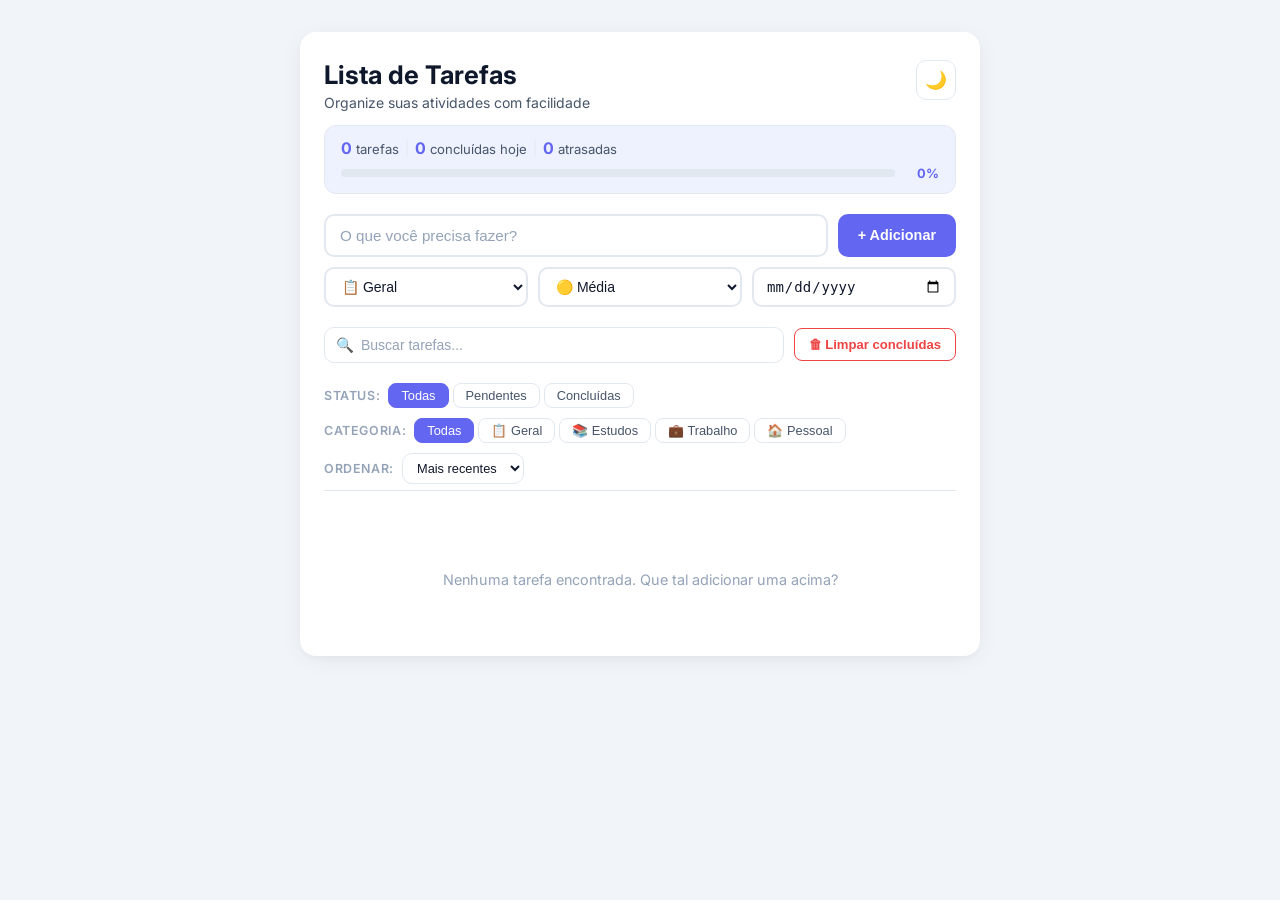
<file: index.html>
<!DOCTYPE html>
<html lang="pt-BR" data-theme="light">
<head>
  <meta charset="UTF-8">
  <meta name="viewport" content="width=device-width, initial-scale=1.0">
  <title>Lista de Tarefas</title>
  <link rel="stylesheet" href="style.css">
  <link rel="preconnect" href="https://fonts.googleapis.com">
  <link rel="preconnect" href="https://fonts.gstatic.com" crossorigin>
  <link href="https://fonts.googleapis.com/css2?family=Inter:wght@400;500;600;700&display=swap" rel="stylesheet">
</head>
<body>

  <main class="app-container">

    <!-- ===== CABEÇALHO ===== -->
    <header class="app-header">
      <div class="header-top">
        <div class="header-title">
          <h1>Lista de Tarefas</h1>
          <p class="subtitle">Organize suas atividades com facilidade</p>
        </div>
        <!-- Botão de alternar tema claro/escuro -->
        <button id="theme-toggle" class="icon-btn" title="Alternar tema" aria-label="Alternar tema claro/escuro">
          <span class="theme-icon">🌙</span>
        </button>
      </div>

      <!-- ===== RESUMO DE PRODUTIVIDADE ===== -->
      <div class="productivity-bar">
        <div class="productivity-stats">
          <span class="stat-item">
            <strong id="stat-total">0</strong> tarefas
          </span>
          <span class="stat-divider">|</span>
          <span class="stat-item">
            <strong id="stat-done-today">0</strong> concluídas hoje
          </span>
          <span class="stat-divider">|</span>
          <span class="stat-item">
            <strong id="stat-overdue">0</strong> atrasadas
          </span>
        </div>
        <div class="progress-wrapper">
          <div class="progress-bar-track">
            <div id="progress-bar-fill" class="progress-bar-fill" style="width: 0%"></div>
          </div>
          <span id="stat-percent" class="stat-percent">0%</span>
        </div>
      </div>
    </header>

    <!-- ===== FORMULÁRIO DE NOVA TAREFA ===== -->
    <section class="task-form-section">
      <form id="task-form" class="task-form">
        <div class="form-row">
          <input
            type="text"
            id="task-input"
            class="task-input-main"
            placeholder="O que você precisa fazer?"
            autocomplete="off"
            required
          />
          <button type="submit" class="btn btn-primary" id="add-btn">+ Adicionar</button>
        </div>
        <div class="form-row form-row-extra">
          <!-- Categoria -->
          <select id="task-category" class="form-select" aria-label="Categoria">
            <option value="geral">📋 Geral</option>
            <option value="estudos">📚 Estudos</option>
            <option value="trabalho">💼 Trabalho</option>
            <option value="pessoal">🏠 Pessoal</option>
          </select>
          <!-- Prioridade -->
          <select id="task-priority" class="form-select" aria-label="Prioridade">
            <option value="media">🟡 Média</option>
            <option value="alta">🔴 Alta</option>
            <option value="baixa">🟢 Baixa</option>
          </select>
          <!-- Data de vencimento -->
          <input
            type="date"
            id="task-due-date"
            class="form-select"
            aria-label="Data de vencimento"
          />
        </div>
      </form>
    </section>

    <!-- ===== BARRA DE BUSCA E CONTROLES ===== -->
    <section class="controls-section">
      <div class="search-wrapper">
        <span class="search-icon">🔍</span>
        <input
          type="search"
          id="search-input"
          class="search-input"
          placeholder="Buscar tarefas..."
          aria-label="Buscar tarefas pelo nome"
        />
      </div>
      <button id="clear-completed-btn" class="btn btn-danger-outline" title="Remover todas as tarefas concluídas">
        🗑 Limpar concluídas
      </button>
    </section>

    <!-- ===== FILTROS E ORDENAÇÃO ===== -->
    <section class="filters-section">
      <!-- Filtro de status -->
      <div class="filter-group">
        <span class="filter-label">Status:</span>
        <div class="filter-tabs" role="group" aria-label="Filtrar por status">
          <button class="filter-btn active" data-filter="all">Todas</button>
          <button class="filter-btn" data-filter="pending">Pendentes</button>
          <button class="filter-btn" data-filter="completed">Concluídas</button>
        </div>
      </div>
      <!-- Filtro de categoria -->
      <div class="filter-group">
        <span class="filter-label">Categoria:</span>
        <div class="filter-tabs" role="group" aria-label="Filtrar por categoria">
          <button class="cat-filter-btn active" data-cat="all">Todas</button>
          <button class="cat-filter-btn" data-cat="geral">📋 Geral</button>
          <button class="cat-filter-btn" data-cat="estudos">📚 Estudos</button>
          <button class="cat-filter-btn" data-cat="trabalho">💼 Trabalho</button>
          <button class="cat-filter-btn" data-cat="pessoal">🏠 Pessoal</button>
        </div>
      </div>
      <!-- Ordenação -->
      <div class="filter-group">
        <span class="filter-label">Ordenar:</span>
        <select id="sort-select" class="form-select form-select-sm" aria-label="Ordenar tarefas">
          <option value="date_desc">Mais recentes</option>
          <option value="priority">Prioridade</option>
          <option value="due_date">Vencimento</option>
          <option value="alpha">A → Z</option>
        </select>
      </div>
    </section>

    <!-- ===== LISTA DE TAREFAS ===== -->
    <ul id="task-list" class="task-list" aria-label="Lista de tarefas"></ul>

    <!-- Estado vazio -->
    <div id="empty-state" class="empty-state">
      <p>Nenhuma tarefa encontrada. Que tal adicionar uma acima?</p>
    </div>

  </main>

  <!-- ===== MODAL DE CONFIRMAÇÃO ===== -->
  <div id="confirm-modal" class="modal-overlay" role="dialog" aria-modal="true" aria-labelledby="modal-title" hidden>
    <div class="modal-box">
      <h2 id="modal-title" class="modal-title">Confirmar exclusão</h2>
      <p id="modal-message" class="modal-message">Deseja remover todas as tarefas concluídas?</p>
      <div class="modal-actions">
        <button id="modal-cancel" class="btn btn-outline">Cancelar</button>
        <button id="modal-confirm" class="btn btn-danger">Confirmar</button>
      </div>
    </div>
  </div>

  <script src="script.js"></script>
</body>
</html>
</file>
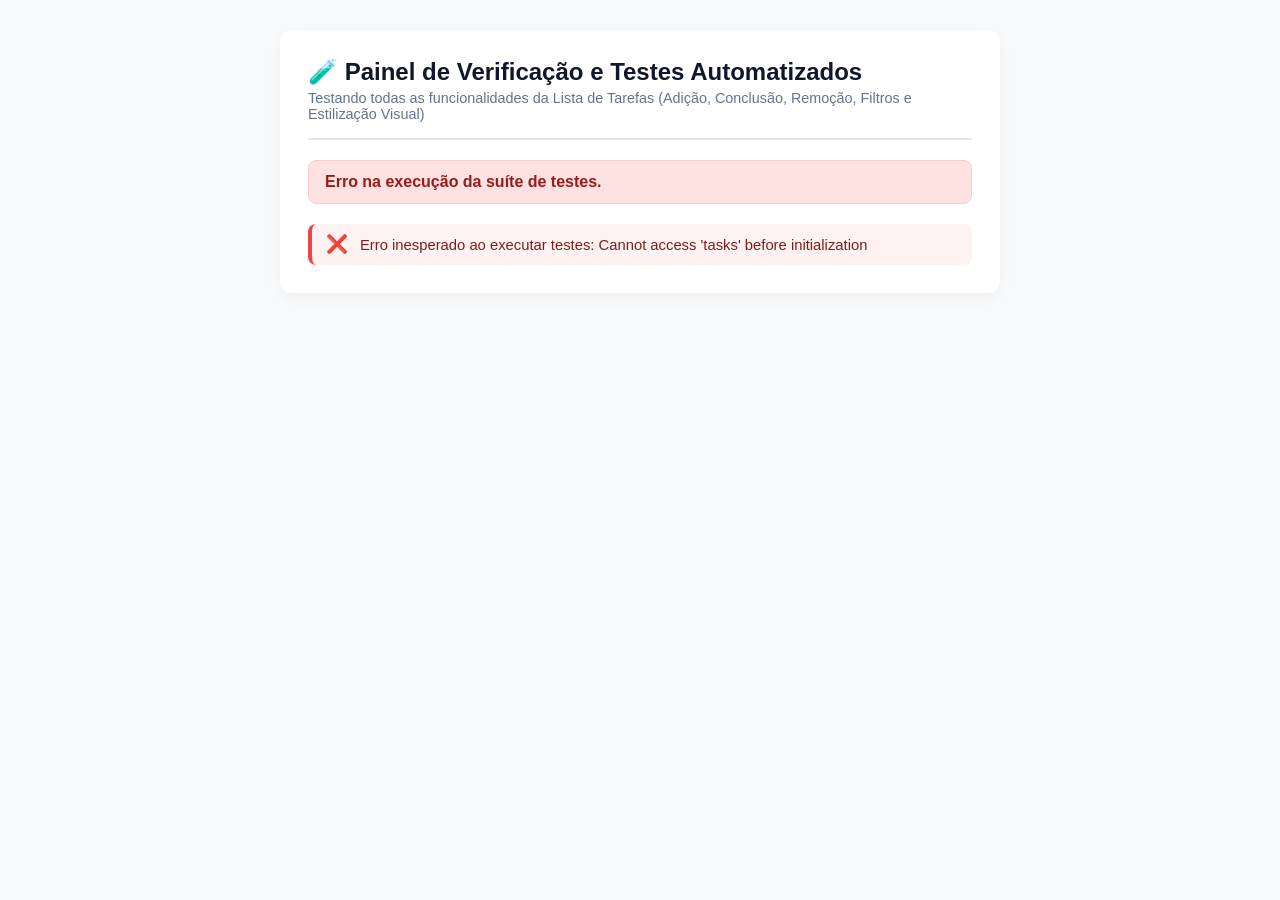
<file: testes.html>
<!DOCTYPE html>
<html lang="pt-BR">
<head>
  <meta charset="UTF-8">
  <title>Suite de Testes - Lista de Tarefas</title>
  <link rel="stylesheet" href="style.css">
  <style>
    body {
      background-color: #f8fafc;
      padding: 30px 20px;
      font-family: 'Inter', -apple-system, sans-serif;
    }
    .test-dashboard {
      max-width: 720px;
      margin: 0 auto;
      background: #ffffff;
      padding: 28px;
      border-radius: 12px;
      box-shadow: 0 4px 15px rgba(0, 0, 0, 0.05);
    }
    .test-header {
      border-bottom: 2px solid #e2e8f0;
      padding-bottom: 16px;
      margin-bottom: 20px;
    }
    .test-header h1 {
      font-size: 1.5rem;
      color: #0f172a;
    }
    .test-status-banner {
      padding: 12px 16px;
      border-radius: 8px;
      margin-bottom: 20px;
      font-weight: 600;
      font-size: 1rem;
    }
    .banner-success {
      background-color: #dcfce7;
      color: #166534;
      border: 1px solid #bbf7d0;
    }
    .banner-fail {
      background-color: #fee2e2;
      color: #991b1b;
      border: 1px solid #fecaca;
    }
    .test-list-results {
      list-style: none;
      display: flex;
      flex-direction: column;
      gap: 10px;
    }
    .test-item-card {
      display: flex;
      align-items: center;
      gap: 12px;
      padding: 10px 14px;
      border-radius: 8px;
      font-size: 0.925rem;
    }
    .test-item-card.pass {
      background-color: #f0fdf4;
      border-left: 4px solid #10b981;
      color: #14532d;
    }
    .test-item-card.fail {
      background-color: #fef2f2;
      border-left: 4px solid #ef4444;
      color: #7f1d1d;
    }
    .test-icon {
      font-size: 1.1rem;
    }
    .hidden-preview {
      display: none;
    }
  </style>
</head>
<body>

  <div class="test-dashboard">
    <div class="test-header">
      <h1>🧪 Painel de Verificação e Testes Automatizados</h1>
      <p style="color: #64748b; font-size: 0.9rem; margin-top: 4px;">
        Testando todas as funcionalidades da Lista de Tarefas (Adição, Conclusão, Remoção, Filtros e Estilização Visual)
      </p>
    </div>

    <div id="status-banner" class="test-status-banner">Executando verificações...</div>

    <ul id="test-results" class="test-list-results"></ul>
  </div>

  <!-- Contêiner oculto para executar a aplicação nos testes -->
  <div class="hidden-preview">
    <form id="task-form">
      <input type="text" id="task-input" />
      <button type="submit" id="add-btn"></button>
    </form>
    <span id="task-counter"></span>
    <button class="filter-btn active" data-filter="all"></button>
    <button class="filter-btn" data-filter="pending"></button>
    <button class="filter-btn" data-filter="completed"></button>
    <ul id="task-list"></ul>
    <div id="empty-state"></div>
  </div>

  <!-- Importa o código da aplicação -->
  <script src="script.js"></script>

  <!-- Script que executa os testes -->
  <script>
    const testResultsEl = document.getElementById("test-results");
    const bannerEl = document.getElementById("status-banner");
    const results = [];

    function recordTest(pass, description) {
      results.push({ pass, description });
      const li = document.createElement("li");
      li.className = `test-item-card ${pass ? "pass" : "fail"}`;
      li.innerHTML = `
        <span class="test-icon">${pass ? "✅" : "❌"}</span>
        <span>${description}</span>
      `;
      testResultsEl.appendChild(li);
    }

    try {
      // 1. Limpa dados de teste
      try { localStorage.clear(); } catch(e) {}
      tasks = [];
      currentFilter = 'all';
      render();

      recordTest(tasks.length === 0, "1. Inicialização: Lista inicia zerada.");

      // 2. Adicionar tarefa pendente
      addTask("Comprar mantimentos");
      recordTest(tasks.length === 1 && !tasks[0].completed, "2. Adicionar: Tarefa adicionada com status pendente.");

      const item1 = taskList.querySelector(".task-item");
      const isPendingClass = item1 && item1.classList.contains("pending") && !item1.classList.contains("completed");
      recordTest(isPendingClass, "3. Visual Pendente: Tarefa possui classe CSS 'pending' e não 'completed'.");

      const badgePending = item1 ? item1.querySelector(".status-badge.badge-pending") : null;
      recordTest(badgePending !== null, "4. Visual Pendente: Exibe a etiqueta destacada 'Pendente'.");

      // 3. Concluir tarefa
      toggleTask(tasks[0].id);
      recordTest(tasks[0].completed === true, "5. Concluir Tarefa: Status alterado para concluído (completed = true).");

      const itemConcluido = taskList.querySelector(".task-item");
      const isCompletedClass = itemConcluido && itemConcluido.classList.contains("completed") && !itemConcluido.classList.contains("pending");
      recordTest(isCompletedClass, "6. Visual Concluída: Tarefa agora possui classe CSS 'completed' (borda verde e fundo esverdeado).");

      const badgeCompleted = itemConcluido ? itemConcluido.querySelector(".status-badge.badge-completed") : null;
      recordTest(badgeCompleted !== null, "7. Visual Concluída: Exibe a etiqueta '✓ Concluída'.");

      const checkbox = itemConcluido ? itemConcluido.querySelector(".task-checkbox") : null;
      recordTest(checkbox && checkbox.checked, "8. Visual Concluída: Checkbox está marcado.");

      // 4. Progresso / Contador
      recordTest(taskCounter.textContent.includes("1 de 1"), "9. Contador: Atualizado para '1 de 1 tarefa(s) concluída(s)'.");

      // 5. Segunda tarefa e coexistência de estilos
      addTask("Praticar lógica de programação");
      const items = taskList.querySelectorAll(".task-item");
      recordTest(items.length === 2, "10. Múltiplas Tarefas: Duas tarefas no DOM simultaneamente.");
      recordTest(items[0].classList.contains("pending") && items[1].classList.contains("completed"), 
        "11. Diferenciação Simultânea: Primeira tarefa está visualmente pendente e a segunda concluída.");

      // 6. Filtros
      currentFilter = 'pending';
      render();
      recordTest(taskList.querySelectorAll(".task-item").length === 1, "12. Filtro Pendentes: Exibe somente a pendente.");

      currentFilter = 'completed';
      render();
      recordTest(taskList.querySelectorAll(".task-item").length === 1, "13. Filtro Concluídas: Exibe somente a concluída.");

      currentFilter = 'all';
      render();
      recordTest(taskList.querySelectorAll(".task-item").length === 2, "14. Filtro Todas: Exibe ambas as tarefas.");

      // 7. Exclusão
      const idParaRemover = tasks[0].id;
      deleteTask(idParaRemover);
      recordTest(tasks.length === 1, "15. Remoção: Tarefa excluída corretamente.");

      // 8. Resumo final
      const allPassed = results.every(r => r.pass);
      if (allPassed) {
        bannerEl.className = "test-status-banner banner-success";
        bannerEl.textContent = `🎉 Todos os ${results.length} testes passaram com sucesso! Todas as funcionalidades operam normalmente.`;
      } else {
        bannerEl.className = "test-status-banner banner-fail";
        bannerEl.textContent = "⚠️ Alguns testes falharam. Verifique a lista abaixo.";
      }
    } catch(err) {
      recordTest(false, "Erro inesperado ao executar testes: " + err.message);
      bannerEl.className = "test-status-banner banner-fail";
      bannerEl.textContent = "Erro na execução da suíte de testes.";
    }
  </script>
</body>
</html>
</file>
<file: style.css>
/* ===========================================================================
   VARIÁVEIS DE TEMA (CLARO E ESCURO)
   Usando [data-theme] no <html> para alternar os temas sem duplicar regras.
   =========================================================================== */
:root,
[data-theme="light"] {
  --bg-page:        #f1f5f9;
  --bg-card:        #ffffff;
  --bg-input:       #ffffff;
  --bg-item:        #ffffff;
  --bg-item-done:   #f0fdf4;
  --bg-hover:       #f8fafc;
  --bg-modal:       #ffffff;
  --bg-overlay:     rgba(0, 0, 0, 0.45);

  --text-main:      #0f172a;
  --text-sub:       #475569;
  --text-muted:     #94a3b8;
  --text-inverted:  #ffffff;

  --border:         #e2e8f0;
  --border-done:    #bbf7d0;
  --border-focus:   #6366f1;

  --primary:        #6366f1;
  --primary-hover:  #4f46e5;
  --primary-light:  #eef2ff;

  --success:        #10b981;
  --success-light:  #dcfce7;
  --danger:         #ef4444;
  --danger-hover:   #dc2626;
  --danger-light:   #fee2e2;
  --warning:        #f59e0b;
  --warning-light:  #fef9c3;

  /* Prioridades */
  --high-color:     #ef4444;
  --high-bg:        #fee2e2;
  --medium-color:   #f59e0b;
  --medium-bg:      #fef9c3;
  --low-color:      #10b981;
  --low-bg:         #dcfce7;

  /* Progresso */
  --progress-track: #e2e8f0;
  --shadow:         0 4px 24px -4px rgba(0,0,0,0.08), 0 2px 8px -2px rgba(0,0,0,0.04);
  --shadow-sm:      0 1px 4px rgba(0,0,0,0.06);
}

[data-theme="dark"] {
  --bg-page:        #0f172a;
  --bg-card:        #1e293b;
  --bg-input:       #1e293b;
  --bg-item:        #253347;
  --bg-item-done:   #1a2e22;
  --bg-hover:       #2d3f55;
  --bg-modal:       #1e293b;
  --bg-overlay:     rgba(0, 0, 0, 0.65);

  --text-main:      #f1f5f9;
  --text-sub:       #94a3b8;
  --text-muted:     #64748b;
  --text-inverted:  #0f172a;

  --border:         #334155;
  --border-done:    #166534;
  --border-focus:   #818cf8;

  --primary:        #818cf8;
  --primary-hover:  #6366f1;
  --primary-light:  #1e1b4b;

  --success:        #34d399;
  --success-light:  #064e3b;
  --danger:         #f87171;
  --danger-hover:   #ef4444;
  --danger-light:   #450a0a;
  --warning:        #fbbf24;
  --warning-light:  #451a03;

  --high-color:     #f87171;
  --high-bg:        #450a0a;
  --medium-color:   #fbbf24;
  --medium-bg:      #451a03;
  --low-color:      #34d399;
  --low-bg:         #064e3b;

  --progress-track: #334155;
  --shadow:         0 4px 24px -4px rgba(0,0,0,0.4);
  --shadow-sm:      0 1px 4px rgba(0,0,0,0.3);
}

/* ===========================================================================
   RESET E BASE
   =========================================================================== */
*, *::before, *::after { box-sizing: border-box; margin: 0; padding: 0; }

body {
  font-family: 'Inter', -apple-system, BlinkMacSystemFont, 'Segoe UI', Roboto, sans-serif;
  background-color: var(--bg-page);
  color: var(--text-main);
  min-height: 100vh;
  display: flex;
  justify-content: center;
  align-items: flex-start;
  padding: 32px 16px 64px;
  transition: background-color 0.3s, color 0.3s;
}

/* ===========================================================================
   CONTAINER PRINCIPAL
   =========================================================================== */
.app-container {
  background: var(--bg-card);
  width: 100%;
  max-width: 680px;
  border-radius: 16px;
  box-shadow: var(--shadow);
  padding: 28px 24px;
  display: flex;
  flex-direction: column;
  gap: 20px;
  transition: background-color 0.3s;
}

/* ===========================================================================
   CABEÇALHO
   =========================================================================== */
.app-header {
  display: flex;
  flex-direction: column;
  gap: 14px;
}

.header-top {
  display: flex;
  align-items: flex-start;
  justify-content: space-between;
  gap: 12px;
}

.header-title h1 {
  font-size: 1.6rem;
  font-weight: 700;
  color: var(--text-main);
  line-height: 1.2;
}

.header-title .subtitle {
  font-size: 0.875rem;
  color: var(--text-sub);
  margin-top: 3px;
}

/* Botão de ícone (tema) */
.icon-btn {
  background: var(--bg-input);
  border: 1px solid var(--border);
  border-radius: 10px;
  width: 40px;
  height: 40px;
  font-size: 1.1rem;
  cursor: pointer;
  display: flex;
  align-items: center;
  justify-content: center;
  transition: background-color 0.2s, border-color 0.2s, transform 0.15s;
  flex-shrink: 0;
}
.icon-btn:hover { background: var(--bg-hover); transform: scale(1.08); }

/* ===========================================================================
   BARRA DE PRODUTIVIDADE
   =========================================================================== */
.productivity-bar {
  background: var(--primary-light);
  border: 1px solid var(--border);
  border-radius: 12px;
  padding: 12px 16px;
  display: flex;
  flex-direction: column;
  gap: 8px;
}

.productivity-stats {
  display: flex;
  flex-wrap: wrap;
  gap: 6px;
  align-items: center;
  font-size: 0.82rem;
  color: var(--text-sub);
}

.productivity-stats strong {
  color: var(--primary);
  font-size: 1rem;
  font-weight: 700;
}

.stat-divider { color: var(--border); }

.progress-wrapper {
  display: flex;
  align-items: center;
  gap: 10px;
}

.progress-bar-track {
  flex: 1;
  height: 8px;
  background: var(--progress-track);
  border-radius: 999px;
  overflow: hidden;
}

.progress-bar-fill {
  height: 100%;
  background: linear-gradient(90deg, var(--primary), var(--success));
  border-radius: 999px;
  transition: width 0.5s ease;
}

.stat-percent {
  font-size: 0.8rem;
  font-weight: 700;
  color: var(--primary);
  min-width: 34px;
  text-align: right;
}

/* ===========================================================================
   FORMULÁRIO DE NOVA TAREFA
   =========================================================================== */
.task-form-section {
  display: flex;
  flex-direction: column;
  gap: 0;
}

.task-form {
  display: flex;
  flex-direction: column;
  gap: 10px;
}

.form-row {
  display: flex;
  gap: 10px;
}

.form-row-extra {
  flex-wrap: wrap;
}

.task-input-main {
  flex: 1;
  min-width: 0;
  padding: 11px 14px;
  border: 2px solid var(--border);
  border-radius: 10px;
  font-size: 0.95rem;
  background: var(--bg-input);
  color: var(--text-main);
  outline: none;
  transition: border-color 0.2s, box-shadow 0.2s, background-color 0.3s;
}
.task-input-main::placeholder { color: var(--text-muted); }
.task-input-main:focus {
  border-color: var(--border-focus);
  box-shadow: 0 0 0 3px rgba(99,102,241,0.15);
}

.form-select {
  padding: 9px 12px;
  border: 2px solid var(--border);
  border-radius: 10px;
  font-size: 0.875rem;
  background: var(--bg-input);
  color: var(--text-main);
  outline: none;
  cursor: pointer;
  transition: border-color 0.2s, background-color 0.3s;
  flex: 1;
  min-width: 130px;
}
.form-select:focus { border-color: var(--border-focus); }

.form-select-sm {
  min-width: 120px;
  flex: none;
  padding: 6px 10px;
  font-size: 0.8rem;
  border-width: 1px;
}

/* ===========================================================================
   BOTÕES
   =========================================================================== */
.btn {
  padding: 10px 18px;
  border-radius: 10px;
  border: 2px solid transparent;
  font-size: 0.9rem;
  font-weight: 600;
  cursor: pointer;
  transition: background-color 0.2s, border-color 0.2s, transform 0.1s;
  white-space: nowrap;
}
.btn:active { transform: scale(0.97); }

.btn-primary {
  background: var(--primary);
  color: #fff;
  border-color: var(--primary);
}
.btn-primary:hover { background: var(--primary-hover); border-color: var(--primary-hover); }

.btn-outline {
  background: transparent;
  border-color: var(--border);
  color: var(--text-sub);
}
.btn-outline:hover { background: var(--bg-hover); }

.btn-danger {
  background: var(--danger);
  color: #fff;
  border-color: var(--danger);
}
.btn-danger:hover { background: var(--danger-hover); }

.btn-danger-outline {
  background: transparent;
  border: 1px solid var(--danger);
  color: var(--danger);
  padding: 8px 14px;
  border-radius: 8px;
  font-size: 0.82rem;
  font-weight: 600;
  cursor: pointer;
  transition: background-color 0.2s;
  white-space: nowrap;
}
.btn-danger-outline:hover { background: var(--danger-light); }

/* ===========================================================================
   BARRA DE BUSCA E CONTROLES
   =========================================================================== */
.controls-section {
  display: flex;
  gap: 10px;
  align-items: center;
  flex-wrap: wrap;
}

.search-wrapper {
  flex: 1;
  min-width: 180px;
  position: relative;
}

.search-icon {
  position: absolute;
  left: 12px;
  top: 50%;
  transform: translateY(-50%);
  font-size: 0.9rem;
  pointer-events: none;
}

.search-input {
  width: 100%;
  padding: 9px 12px 9px 36px;
  border: 1px solid var(--border);
  border-radius: 10px;
  font-size: 0.875rem;
  background: var(--bg-input);
  color: var(--text-main);
  outline: none;
  transition: border-color 0.2s, background-color 0.3s;
}
.search-input::placeholder { color: var(--text-muted); }
.search-input:focus { border-color: var(--border-focus); box-shadow: 0 0 0 3px rgba(99,102,241,0.12); }

/* ===========================================================================
   FILTROS
   =========================================================================== */
.filters-section {
  display: flex;
  flex-direction: column;
  gap: 10px;
  padding-bottom: 6px;
  border-bottom: 1px solid var(--border);
}

.filter-group {
  display: flex;
  align-items: center;
  gap: 8px;
  flex-wrap: wrap;
}

.filter-label {
  font-size: 0.78rem;
  font-weight: 600;
  color: var(--text-muted);
  text-transform: uppercase;
  letter-spacing: 0.05em;
  white-space: nowrap;
}

.filter-tabs {
  display: flex;
  flex-wrap: wrap;
  gap: 4px;
}

.filter-btn,
.cat-filter-btn {
  background: transparent;
  border: 1px solid var(--border);
  border-radius: 8px;
  padding: 4px 12px;
  font-size: 0.8rem;
  font-weight: 500;
  cursor: pointer;
  color: var(--text-sub);
  transition: all 0.18s;
}
.filter-btn:hover, .cat-filter-btn:hover {
  background: var(--bg-hover);
  color: var(--text-main);
}
.filter-btn.active, .cat-filter-btn.active {
  background: var(--primary);
  border-color: var(--primary);
  color: #fff;
}

/* ===========================================================================
   LISTA DE TAREFAS
   =========================================================================== */
.task-list {
  list-style: none;
  display: flex;
  flex-direction: column;
  gap: 8px;
}

/* ---- Item de tarefa ---- */
.task-item {
  background: var(--bg-item);
  border: 1px solid var(--border);
  border-radius: 12px;
  padding: 12px 14px;
  display: flex;
  align-items: flex-start;
  gap: 12px;
  transition: background-color 0.25s, border-color 0.25s, box-shadow 0.2s;
  position: relative;
}
.task-item:hover { box-shadow: var(--shadow-sm); }

/* Barra lateral de prioridade */
.task-item::before {
  content: '';
  position: absolute;
  left: 0;
  top: 0;
  bottom: 0;
  width: 4px;
  border-radius: 12px 0 0 12px;
}
.task-item.priority-alta::before  { background: var(--high-color); }
.task-item.priority-media::before { background: var(--medium-color); }
.task-item.priority-baixa::before { background: var(--low-color); }

/* Estado concluída */
.task-item.completed {
  background: var(--bg-item-done);
  border-color: var(--border-done);
  opacity: 0.82;
}

/* Checkbox */
.task-checkbox {
  width: 18px;
  height: 18px;
  cursor: pointer;
  accent-color: var(--primary);
  flex-shrink: 0;
  margin-top: 3px;
  transition: transform 0.15s;
}
.task-checkbox:hover { transform: scale(1.15); }
.task-item.completed .task-checkbox { accent-color: var(--success); }

/* Corpo da tarefa */
.task-body {
  flex: 1;
  min-width: 0;
  display: flex;
  flex-direction: column;
  gap: 6px;
}

/* Linha superior: texto e badges */
.task-top {
  display: flex;
  align-items: flex-start;
  flex-wrap: wrap;
  gap: 6px;
}

/* Texto da tarefa */
.task-text {
  font-size: 0.95rem;
  font-weight: 500;
  color: var(--text-main);
  word-break: break-word;
  line-height: 1.4;
  flex: 1;
  min-width: 100px;
}
.task-item.completed .task-text {
  text-decoration: line-through;
  text-decoration-color: var(--success);
  text-decoration-thickness: 2px;
  color: var(--text-muted);
}

/* Campo de edição inline */
.task-edit-input {
  flex: 1;
  min-width: 100px;
  border: 2px solid var(--border-focus);
  border-radius: 6px;
  padding: 4px 8px;
  font-size: 0.95rem;
  font-weight: 500;
  background: var(--bg-input);
  color: var(--text-main);
  outline: none;
  box-shadow: 0 0 0 3px rgba(99,102,241,0.15);
}

/* Linha inferior: categoria, prioridade, data */
.task-meta {
  display: flex;
  flex-wrap: wrap;
  align-items: center;
  gap: 6px;
}

/* Badge genérico */
.badge {
  display: inline-flex;
  align-items: center;
  gap: 3px;
  padding: 2px 8px;
  border-radius: 9999px;
  font-size: 0.72rem;
  font-weight: 600;
  letter-spacing: 0.02em;
  white-space: nowrap;
}

/* Badges de prioridade */
.badge-priority-alta   { background: var(--high-bg);   color: var(--high-color);   border: 1px solid var(--high-color); }
.badge-priority-media  { background: var(--medium-bg); color: var(--medium-color); border: 1px solid var(--medium-color); }
.badge-priority-baixa  { background: var(--low-bg);    color: var(--low-color);    border: 1px solid var(--low-color); }

/* Badge de categoria */
.badge-category {
  background: var(--primary-light);
  color: var(--primary);
  border: 1px solid var(--primary);
}

/* Badge de vencimento */
.badge-due {
  background: var(--bg-hover);
  color: var(--text-sub);
  border: 1px solid var(--border);
}
.badge-due.due-overdue {
  background: var(--danger-light);
  color: var(--danger);
  border-color: var(--danger);
}
.badge-due.due-soon {
  background: var(--warning-light);
  color: var(--warning);
  border-color: var(--warning);
}

/* Badge de status concluída */
.badge-status-done   { background: var(--success-light); color: var(--success); border: 1px solid var(--success); }
.badge-status-pending { background: var(--primary-light); color: var(--primary);  border: 1px solid var(--primary); }

/* Ações da tarefa (editar / deletar) */
.task-actions {
  display: flex;
  gap: 4px;
  flex-shrink: 0;
  align-items: center;
}

.task-action-btn {
  background: transparent;
  border: 1px solid transparent;
  border-radius: 8px;
  padding: 4px 7px;
  font-size: 1rem;
  cursor: pointer;
  color: var(--text-muted);
  transition: color 0.18s, background-color 0.18s;
  line-height: 1;
}
.task-action-btn:hover { color: var(--text-main); background: var(--bg-hover); }
.task-action-btn.edit-btn:hover { color: var(--primary); }
.task-action-btn.save-btn { color: var(--success); font-size: 0.75rem; font-weight: 700; }
.task-action-btn.delete-btn:hover { color: var(--danger); background: var(--danger-light); }

/* ===========================================================================
   ESTADO VAZIO
   =========================================================================== */
.empty-state {
  text-align: center;
  padding: 40px 16px;
  color: var(--text-muted);
  font-size: 0.9rem;
}
.empty-state.hidden { display: none; }

/* ===========================================================================
   MODAL DE CONFIRMAÇÃO
   =========================================================================== */
.modal-overlay {
  position: fixed;
  inset: 0;
  background: var(--bg-overlay);
  display: flex;
  align-items: center;
  justify-content: center;
  z-index: 1000;
  padding: 20px;
}
.modal-overlay[hidden] { display: none; }

.modal-box {
  background: var(--bg-modal);
  border: 1px solid var(--border);
  border-radius: 16px;
  padding: 28px 24px;
  max-width: 380px;
  width: 100%;
  box-shadow: var(--shadow);
  display: flex;
  flex-direction: column;
  gap: 12px;
}

.modal-title { font-size: 1.1rem; font-weight: 700; color: var(--text-main); }
.modal-message { font-size: 0.9rem; color: var(--text-sub); line-height: 1.5; }
.modal-actions { display: flex; gap: 10px; justify-content: flex-end; margin-top: 6px; }

/* ===========================================================================
   RESPONSIVO — TELAS PEQUENAS (< 480px)
   =========================================================================== */
@media (max-width: 480px) {
  body { padding: 0; align-items: flex-start; }

  .app-container {
    border-radius: 0;
    box-shadow: none;
    min-height: 100dvh;
    padding: 20px 16px 60px;
    gap: 16px;
  }

  .header-title h1 { font-size: 1.3rem; }

  .form-row { flex-direction: column; }
  .btn-primary { width: 100%; }

  .form-row-extra { flex-direction: column; }
  .form-select { min-width: unset; }

  .controls-section { flex-direction: column; align-items: stretch; }
  .btn-danger-outline { width: 100%; text-align: center; }

  .filter-group { flex-direction: column; align-items: flex-start; gap: 4px; }

  .task-item { padding: 10px 12px; gap: 10px; }
  .task-actions { gap: 2px; }
}

/* ===========================================================================
   RESPONSIVO — TELAS MÉDIAS (481px – 720px)
   =========================================================================== */
@media (min-width: 481px) and (max-width: 720px) {
  .form-row-extra { flex-wrap: wrap; }
  .form-select { min-width: calc(50% - 5px); }
}
</file>
